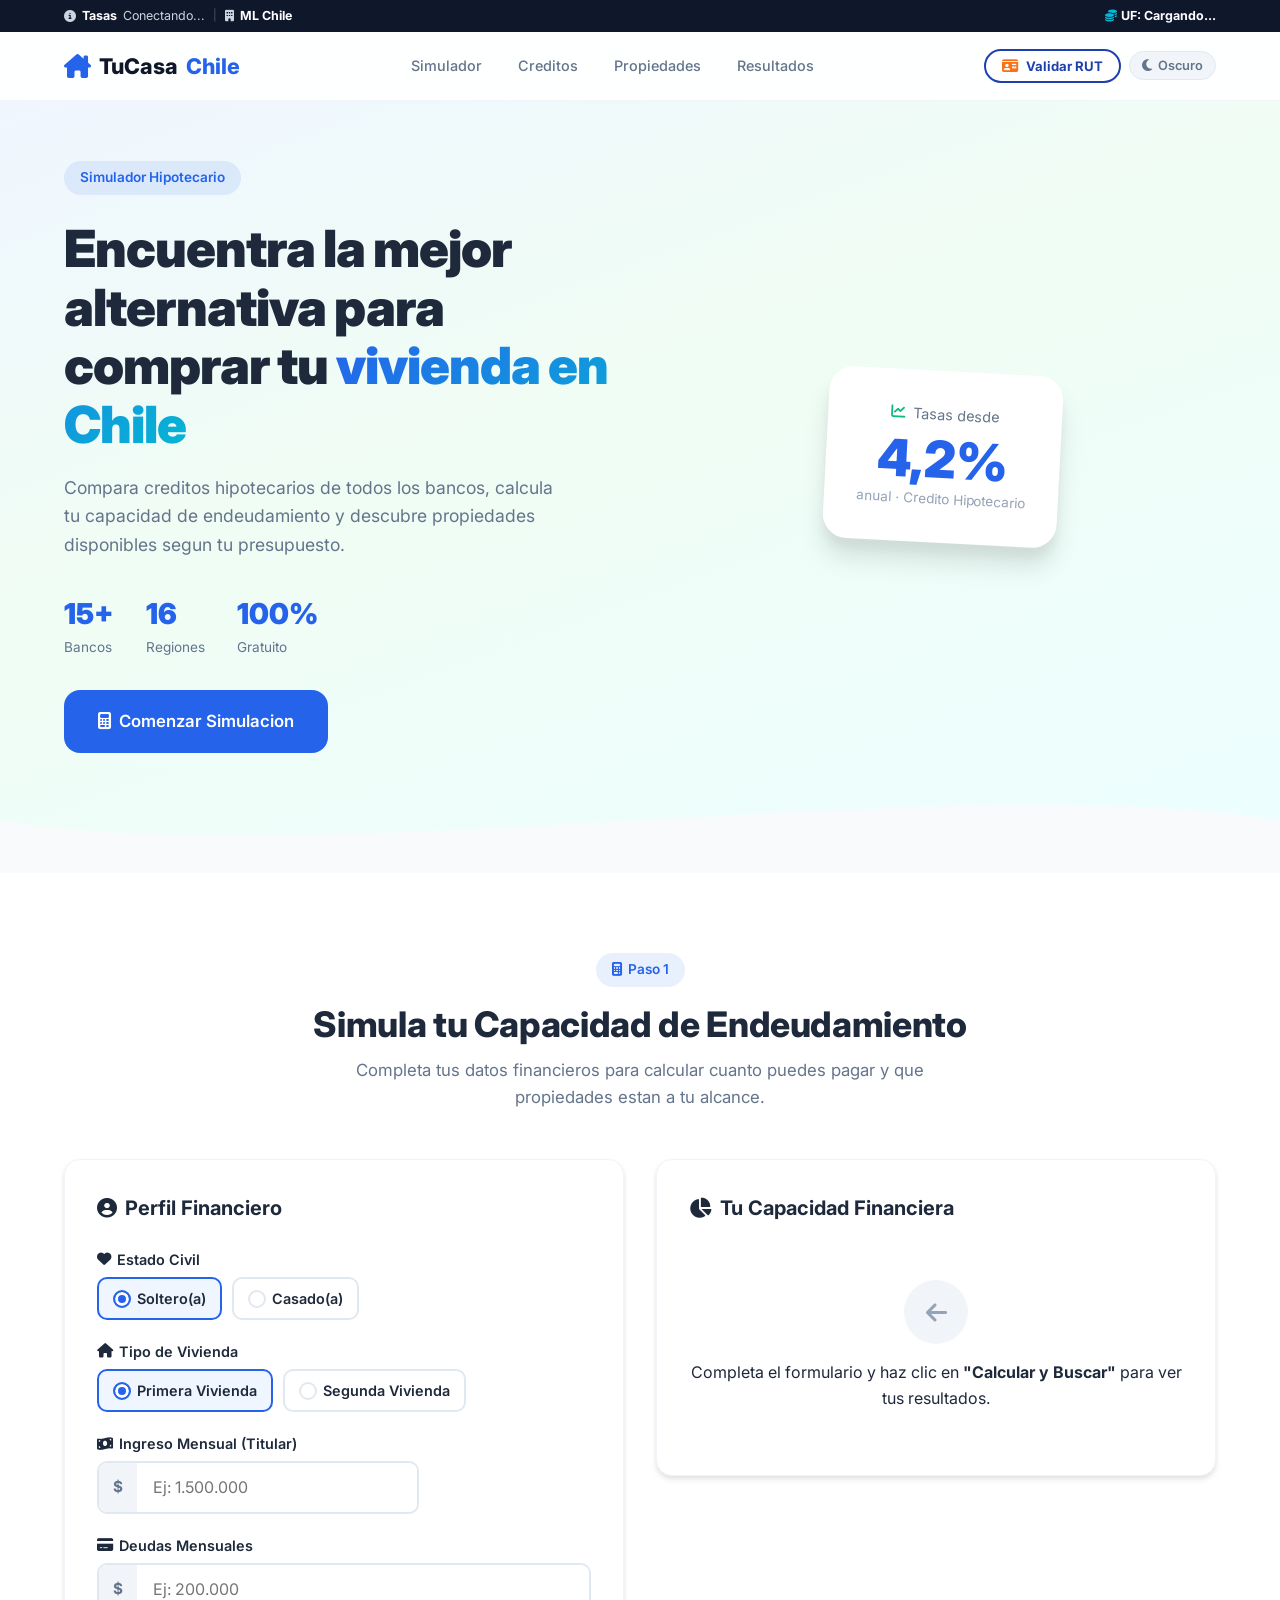
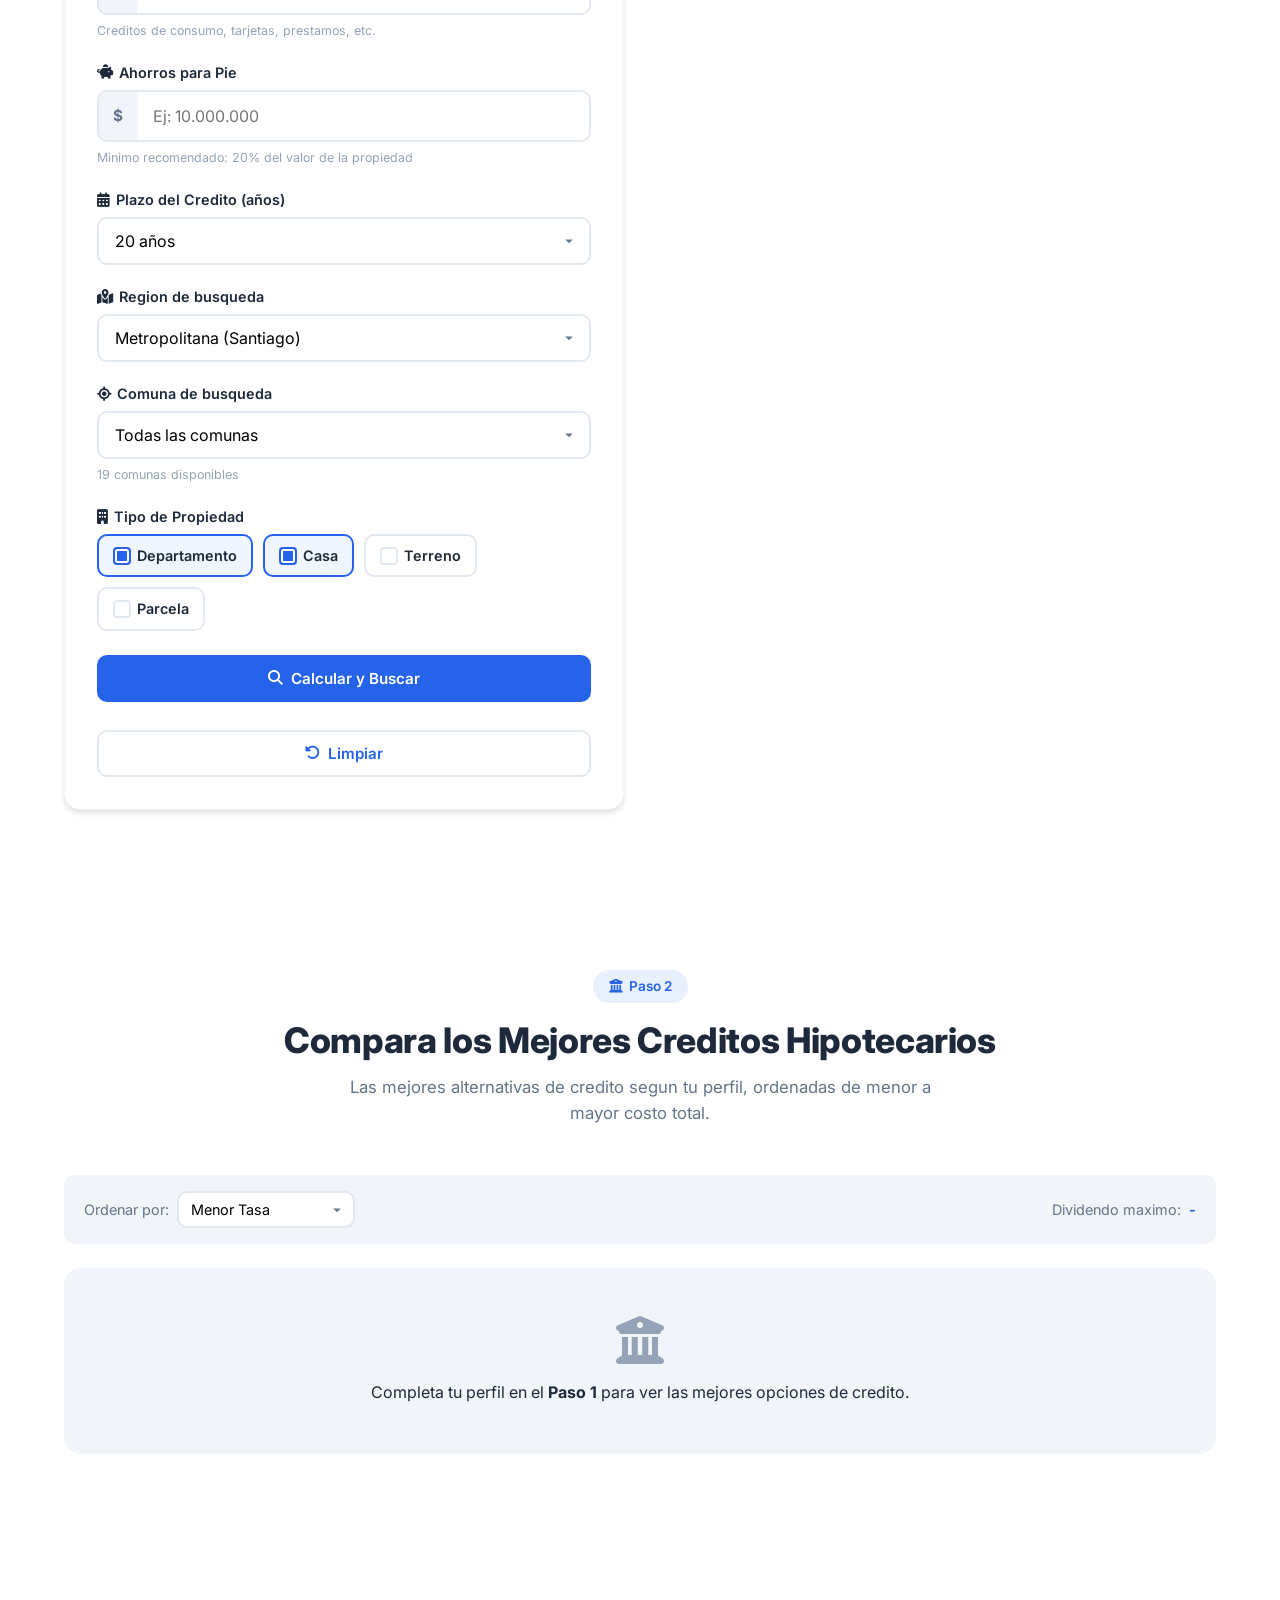
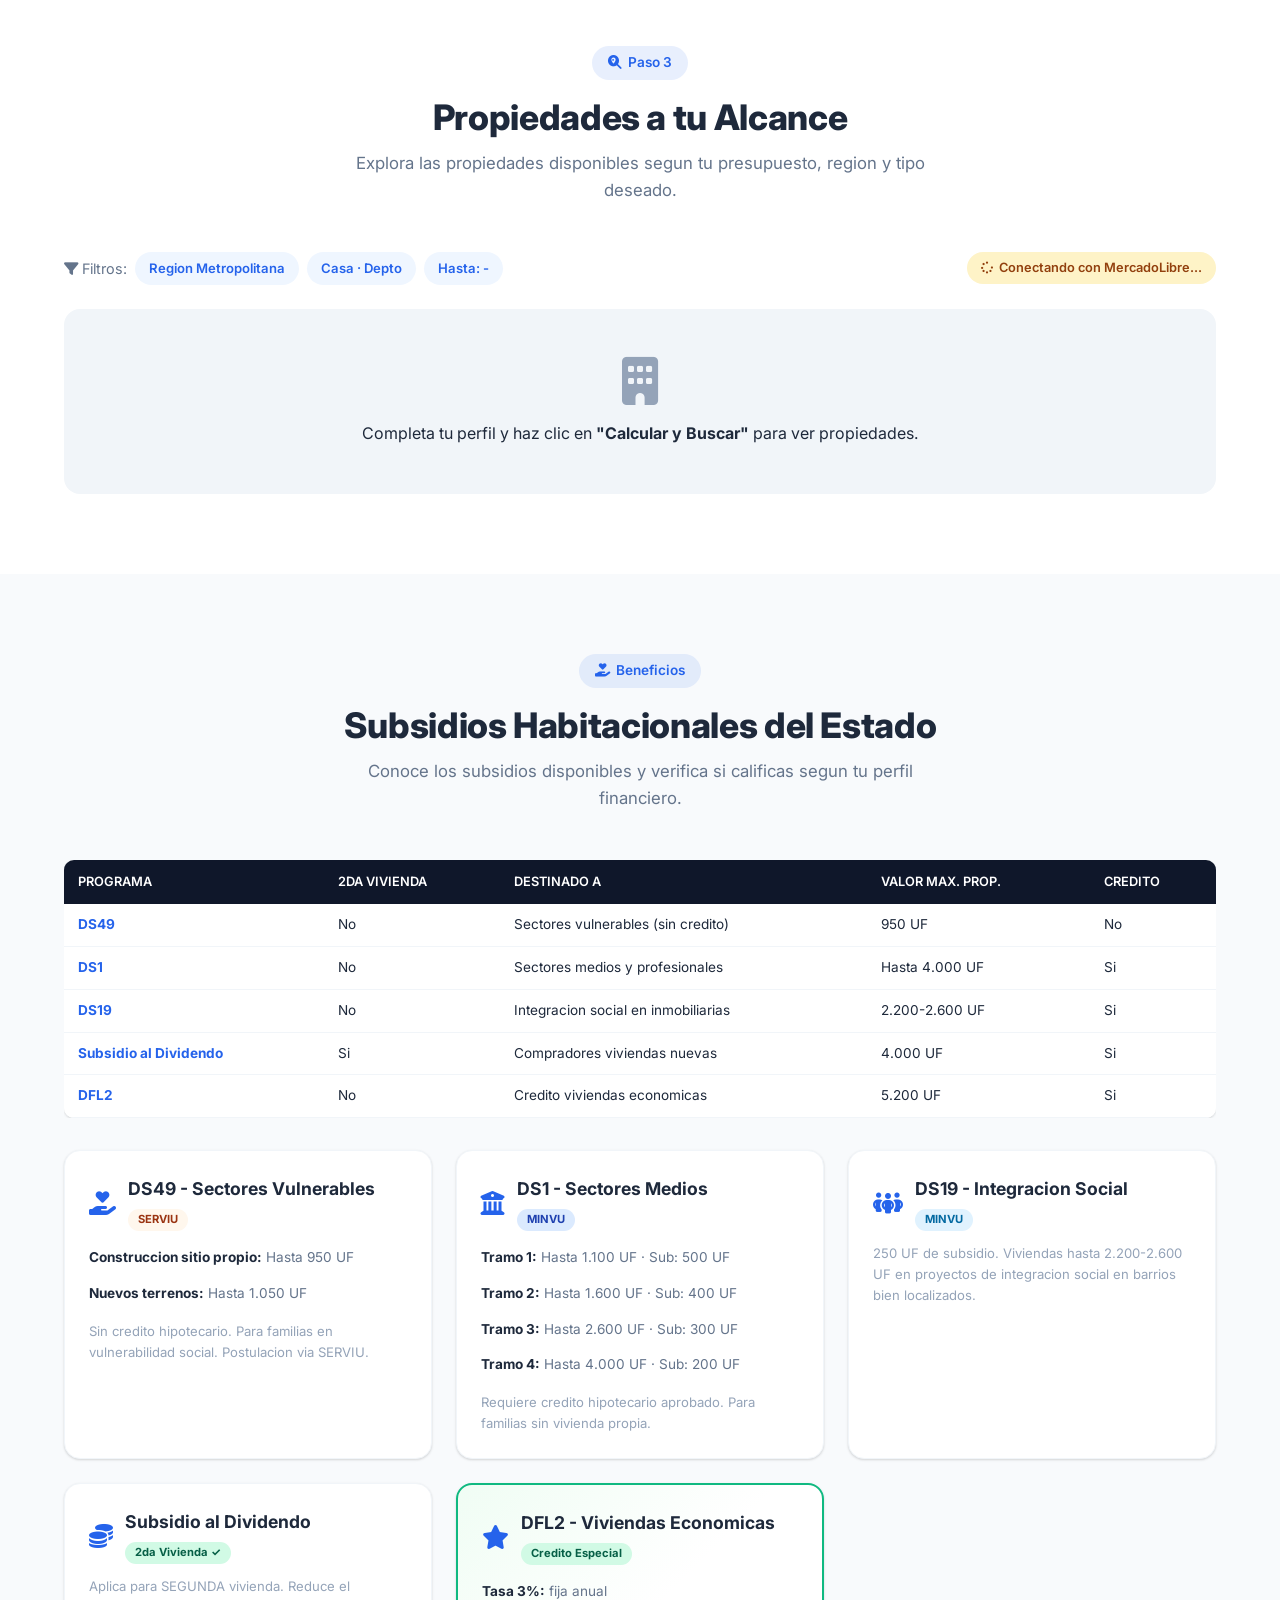
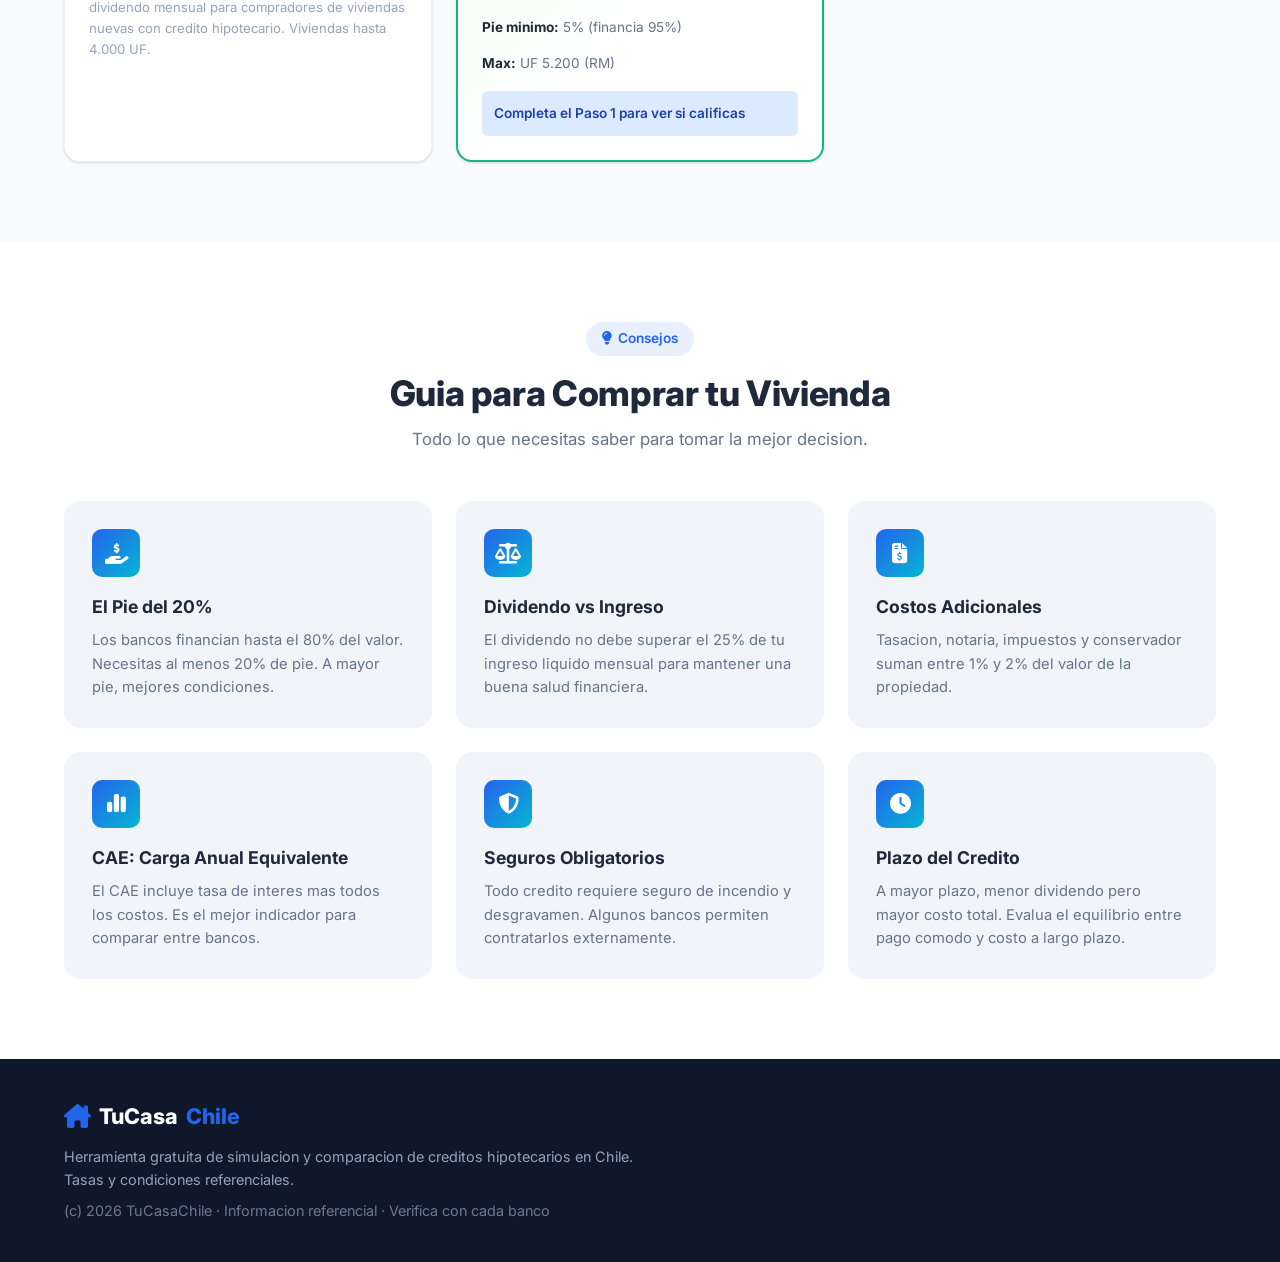
<file: index.html>
<!DOCTYPE html>
<html lang="es">
<head>
    <meta charset="UTF-8">
    <meta name="viewport" content="width=device-width, initial-scale=1.0">
    <title>TuCasa Chile - Encuentra tu Vivienda Ideal</title>
    <link href="https://fonts.googleapis.com/css2?family=Inter:wght@300;400;500;600;700;800;900&display=swap" rel="stylesheet">
    <link rel="stylesheet" href="https://cdnjs.cloudflare.com/ajax/libs/font-awesome/6.4.0/css/all.min.css">
    <link rel="stylesheet" href="css/styles.css">
</head>
<body>
    <div class="info-bar" id="infoBar">
        <div class="container info-bar-row">
            <div class="info-bar-sources">
                <span id="tasaSourceLabel" class="info-bar-item">
                    <i class="fa-solid fa-circle-info"></i>
                    <strong>Tasas</strong> Conectando...
                </span>
                <span class="info-bar-separator">|</span>
                <span id="propSourceLabel" class="info-bar-item">
                    <i class="fa-solid fa-building"></i>
                    <strong>ML Chile</strong>
                </span>
            </div>
            <span class="info-bar-item uf-display">
                <i class="fa-solid fa-coins"></i>
                <span id="ufValorDisplay">UF: Cargando...</span>
            </span>
        </div>
    </div>
    <header class="header">
        <div class="container header-container">
            <div class="logo">
                <i class="fa-solid fa-house-chimney"></i>
                <span>TuCasa</span><span class="logo-accent">Chile</span>
            </div>
            <nav class="nav">
                <a href="#simulador" class="nav-link active">Simulador</a>
                <a href="#creditos" class="nav-link">Creditos</a>
                <a href="#propiedades" class="nav-link">Propiedades</a>
                <a href="#resultados" class="nav-link">Resultados</a>
            </nav>
            <div class="header-actions">
                <button id="btnClaveUnica" class="btn-claveunica" onclick="iniciarLoginLocal()">
                    <i class="fa-solid fa-id-card"></i>
                    <span id="claveUnicaText">Validar RUT</span>
                </button>
                <button id="btnSubirInformes" class="btn-claveunica btn-upload" onclick="iniciarCargaInformes()" style="display:none">
                    <i class="fa-solid fa-upload"></i>
                    <span>Subir Informes</span>
                </button>
                <button id="btnCerrarSesion" class="btn-claveunica btn-logout" onclick="cerrarSesionLocal()" style="display:none">
                    <span id="userNameDisplay"></span>
                    <i class="fa-solid fa-right-from-bracket"></i>
                </button>
                <button id="themeToggle" class="theme-toggle" aria-label="Cambiar tema">
                    <i id="themeIcon" class="fa-solid fa-moon"></i>
                    <span id="themeText">Oscuro</span>
                </button>
                <button class="nav-toggle" aria-label="Menu">
                    <i class="fa-solid fa-bars"></i>
                </button>
            </div>
        </div>
    </header>

    <section class="hero">
        <div class="container hero-content">
            <div class="hero-text">
                <span class="hero-badge">Simulador Hipotecario</span>
                <h1>Encuentra la mejor alternativa para comprar tu <span class="text-gradient">vivienda en Chile</span></h1>
                <p>Compara creditos hipotecarios de todos los bancos, calcula tu capacidad de endeudamiento y descubre propiedades disponibles segun tu presupuesto.</p>
                <div class="hero-stats">
                    <div class="hero-stat">
                        <span class="hero-stat-number">15+</span>
                        <span class="hero-stat-label">Bancos</span>
                    </div>
                    <div class="hero-stat">
                        <span class="hero-stat-number">16</span>
                        <span class="hero-stat-label">Regiones</span>
                    </div>
                    <div class="hero-stat">
                        <span class="hero-stat-number">100%</span>
                        <span class="hero-stat-label">Gratuito</span>
                    </div>
                </div>
                <a href="#simulador" class="btn btn-primary btn-lg">
                    <i class="fa-solid fa-calculator"></i> Comenzar Simulacion
                </a>
            </div>
            <div class="hero-image">
                <div class="hero-card">
                    <div class="hero-card-header">
                        <i class="fa-solid fa-chart-line"></i>
                        <span>Tasas desde</span>
                    </div>
                    <div class="hero-card-rate">4,2%</div>
                    <div class="hero-card-sub">anual · Credito Hipotecario</div>
                </div>
            </div>
        </div>
        <div class="hero-wave">
            <svg viewBox="0 0 1440 120" preserveAspectRatio="none">
                <path d="M0,60 C360,120 1080,0 1440,60 L1440,120 L0,120 Z" fill="#f8fafc"/>
            </svg>
        </div>
    </section>

    <section id="simulador" class="simulador-section">
        <div class="container">
            <div class="section-header">
                <span class="section-badge"><i class="fa-solid fa-calculator"></i> Paso 1</span>
                <h2>Simula tu Capacidad de Endeudamiento</h2>
                <p>Completa tus datos financieros para calcular cuanto puedes pagar y que propiedades estan a tu alcance.</p>
            </div>
            <div class="simulador-grid">
                <div class="simulador-form-card">
                    <h3><i class="fa-solid fa-user-circle"></i> Perfil Financiero</h3>
                    <form id="financialForm" class="financial-form">
                        <div class="form-group">
                            <label><i class="fa-solid fa-heart"></i> Estado Civil</label>
                            <div class="radio-group">
                                <label class="radio-option">
                                    <input type="radio" name="estadoCivil" value="soltero" checked>
                                    <span class="radio-custom"></span> Soltero(a)
                                </label>
                                <label class="radio-option">
                                    <input type="radio" name="estadoCivil" value="casado">
                                    <span class="radio-custom"></span> Casado(a)
                                </label>
                            </div>
                        </div>
                        <div class="form-group">
                            <label><i class="fa-solid fa-home"></i> Tipo de Vivienda</label>
                            <div class="radio-group">
                                <label class="radio-option">
                                    <input type="radio" name="tipoVivienda" value="primera" checked>
                                    <span class="radio-custom"></span> Primera Vivienda
                                </label>
                                <label class="radio-option">
                                    <input type="radio" name="tipoVivienda" value="segunda">
                                    <span class="radio-custom"></span> Segunda Vivienda
                                </label>
                            </div>
                        </div>
                        <div class="form-row">
                            <div class="form-group">
                                <label><i class="fa-solid fa-money-bill-wave"></i> Ingreso Mensual (Titular)</label>
                                <div class="input-prefix">
                                    <span class="prefix">$</span>
                                    <input type="number" id="ingresoTitular" placeholder="Ej: 1.500.000" min="0" required>
                                </div>
                            </div>
                            <div class="form-group" id="ingresoConyugeGroup" style="display:none;">
                                <label><i class="fa-solid fa-hand-holding-dollar"></i> Ingreso Conyuge</label>
                                <div class="input-prefix">
                                    <span class="prefix">$</span>
                                    <input type="number" id="ingresoConyuge" placeholder="Ej: 800.000" min="0">
                                </div>
                            </div>
                        </div>
                        <div class="form-group">
                            <label><i class="fa-solid fa-credit-card"></i> Deudas Mensuales</label>
                            <div class="input-prefix">
                                <span class="prefix">$</span>
                                <input type="number" id="deudasMensuales" placeholder="Ej: 200.000" min="0" required>
                            </div>
                            <small class="form-hint">Creditos de consumo, tarjetas, prestamos, etc.</small>
                        </div>
                        <div class="form-group">
                            <label><i class="fa-solid fa-piggy-bank"></i> Ahorros para Pie</label>
                            <div class="input-prefix">
                                <span class="prefix">$</span>
                                <input type="number" id="ahorrosPie" placeholder="Ej: 10.000.000" min="0" required>
                            </div>
                            <small class="form-hint">Minimo recomendado: 20% del valor de la propiedad</small>
                        </div>
                        <div class="form-group">
                            <label><i class="fa-solid fa-calendar-days"></i> Plazo del Credito (años)</label>
                            <select id="plazoCredito" class="form-select">
                                <option value="15">15 años</option>
                                <option value="20" selected>20 años</option>
                                <option value="25">25 años</option>
                                <option value="30">30 años</option>
                            </select>
                        </div>
                        <div class="form-group">
                            <label><i class="fa-solid fa-map-location-dot"></i> Region de busqueda</label>
                            <select id="regionBusqueda" class="form-select">
                                <option value="">Todas las regiones</option>
                            </select>
                        </div>
                        <div class="form-group">
                            <label><i class="fa-solid fa-location-crosshairs"></i> Comuna de busqueda</label>
                            <select id="comunaBusqueda" class="form-select">
                                <option value="">Todas las comunas</option>
                            </select>
                            <small class="form-hint" id="comunaHint">Selecciona primero una region</small>
                        </div>
                        <div class="form-group">
                            <label><i class="fa-solid fa-building"></i> Tipo de Propiedad</label>
                            <div class="checkbox-group">
                                <label class="checkbox-option">
                                    <input type="checkbox" name="tipoPropiedad" value="departamento" checked>
                                    <span class="checkbox-custom"></span> Departamento
                                </label>
                                <label class="checkbox-option">
                                    <input type="checkbox" name="tipoPropiedad" value="casa" checked>
                                    <span class="checkbox-custom"></span> Casa
                                </label>
                                <label class="checkbox-option">
                                    <input type="checkbox" name="tipoPropiedad" value="terreno">
                                    <span class="checkbox-custom"></span> Terreno
                                </label>
                                <label class="checkbox-option">
                                    <input type="checkbox" name="tipoPropiedad" value="parcela">
                                    <span class="checkbox-custom"></span> Parcela
                                </label>
                            </div>
                        </div>
                        <button type="submit" class="btn btn-primary btn-full">
                            <i class="fa-solid fa-magnifying-glass"></i> Calcular y Buscar
                        </button>
                        <button type="button" id="resetBtn" class="btn btn-outline btn-full">
                            <i class="fa-solid fa-rotate-left"></i> Limpiar
                        </button>
                    </form>
                </div>
                <div class="simulador-resumen-card" id="resumenCard">
                    <h3><i class="fa-solid fa-chart-pie"></i> Tu Capacidad Financiera</h3>
                    <div class="resumen-placeholder" id="resumenPlaceholder">
                        <div class="placeholder-icon">
                            <i class="fa-solid fa-arrow-left"></i>
                        </div>
                        <p>Completa el formulario y haz clic en <strong>"Calcular y Buscar"</strong> para ver tus resultados.</p>
                    </div>
                    <div class="resumen-content" id="resumenContent" style="display:none;">
                        <div class="resumen-item">
                            <span class="resumen-label">Ingreso Total Mensual</span>
                            <span class="resumen-value" id="resIngresoTotal">$0</span>
                        </div>
                        <div class="resumen-item">
                            <span class="resumen-label">Capacidad de Pago (25% ingreso)</span>
                            <span class="resumen-value highlight" id="resCapacidadPago">$0</span>
                        </div>
                        <div class="resumen-item">
                            <span class="resumen-label">Credito Maximo (segun dividendo)</span>
                            <span class="resumen-value" id="resCreditoMax">$0</span>
                        </div>
                        <div class="resumen-divider"></div>
                        <div class="resumen-item">
                            <span class="resumen-label">Prop. Max. por Pie (10%)</span>
                            <span class="resumen-value" id="resPropMaxPie">$0</span>
                        </div>
                        <div class="resumen-item">
                            <span class="resumen-label">Prop. Max. por Dividendo</span>
                            <span class="resumen-value" id="resPropMaxDiv">$0</span>
                        </div>
                        <div class="resumen-item resumen-total">
                            <span class="resumen-label">Propiedad Maxima (limite menor)</span>
                            <span class="resumen-value highlight-lg" id="resPropiedadMax">$0</span>
                        </div>
                        <div class="resumen-item">
                            <span class="resumen-label">Pie requerido (min. 10%)</span>
                            <span class="resumen-value" id="resPieRequerido">$0</span>
                        </div>
                    </div>
                </div>
            </div>
        </div>
    </section>

    <section id="creditos" class="creditos-section">
        <div class="container">
            <div class="section-header">
                <span class="section-badge"><i class="fa-solid fa-building-columns"></i> Paso 2</span>
                <h2>Compara los Mejores Creditos Hipotecarios</h2>
                <p>Las mejores alternativas de credito segun tu perfil, ordenadas de menor a mayor costo total.</p>
            </div>
            <div class="creditos-filters">
                <div class="filter-group">
                    <label>Ordenar por:</label>
                    <select id="ordenarCreditos" class="form-select form-select-sm">
                        <option value="tasa">Menor Tasa</option>
                        <option value="cae">Menor CAE</option>
                        <option value="dividendo">Menor Dividendo</option>
                        <option value="costo">Menor Costo Total</option>
                    </select>
                </div>
                <div class="filter-group">
                    <label>Dividendo maximo:</label>
                    <span id="filtroDividendoLabel" class="filter-value">-</span>
                </div>
            </div>
            <div class="creditos-grid" id="creditosContainer">
                <div class="creditos-placeholder">
                    <i class="fa-solid fa-building-columns placeholder-big"></i>
                    <p>Completa tu perfil en el <strong>Paso 1</strong> para ver las mejores opciones de credito.</p>
                </div>
            </div>
            <div class="creditos-tabla-container" id="creditosTablaContainer" style="display:none;">
                <h3><i class="fa-solid fa-table"></i> Tabla Comparativa Detallada</h3>
                <div class="table-wrapper">
                    <table class="creditos-tabla" id="creditosTabla">
                        <thead>
                            <tr>
                                <th>Banco</th>
                                <th>Tasa Anual</th>
                                <th>Dividendo</th>
                                <th>CAE</th>
                                <th>Costo Total</th>
                                <th>Seguro Incendio</th>
                                <th>Seg. Desgravamen</th>
                                <th>Pie Min.</th>
                            </tr>
                        </thead>
                        <tbody></tbody>
                    </table>
                </div>
            </div>
        </div>
    </section>

    <section id="propiedades" class="propiedades-section">
        <div class="container">
            <div class="section-header">
                <span class="section-badge"><i class="fa-solid fa-magnifying-glass-location"></i> Paso 3</span>
                <h2>Propiedades a tu Alcance</h2>
                <p>Explora las propiedades disponibles segun tu presupuesto, region y tipo deseado.</p>
            </div>
            <div class="propiedades-filters">
                <div class="filter-group">
                    <label><i class="fa-solid fa-filter"></i> Filtros:</label>
                    <span id="filtroRegionLabel" class="filter-tag">Region Metropolitana</span>
                    <span id="filtroTipoLabel" class="filter-tag">Casa · Depto</span>
                    <span id="filtroPrecioLabel" class="filter-tag">Hasta: -</span>
                </div>
                <span id="mlStatusBadge" class="ml-badge ml-loading">
                    <i class="fa-solid fa-spinner fa-spin"></i> Conectando con MercadoLibre...
                </span>
            </div>
            <div class="propiedades-grid" id="propiedadesContainer">
                <div class="propiedades-placeholder">
                    <i class="fa-solid fa-building placeholder-big"></i>
                    <p>Completa tu perfil y haz clic en <strong>"Calcular y Buscar"</strong> para ver propiedades.</p>
                </div>
            </div>
            <div class="propiedades-resumen" id="propiedadesResumen" style="display:none;">
                <span id="propiedadesEncontradas">0 propiedades encontradas</span>
                <button class="btn btn-outline" id="exportarBtn">
                    <i class="fa-solid fa-download"></i> Exportar Resultados
                </button>
            </div>
        </div>
    </section>

    <section id="subsidios" class="subsidios-section">
        <div class="container">
            <div class="section-header">
                <span class="section-badge"><i class="fa-solid fa-hand-holding-heart"></i> Beneficios</span>
                <h2>Subsidios Habitacionales del Estado</h2>
                <p>Conoce los subsidios disponibles y verifica si calificas segun tu perfil financiero.</p>
            </div>

            <!-- Tabla resumen -->
            <div class="subsidios-tabla-container">
                <table class="subsidios-tabla">
                    <thead>
                        <tr>
                            <th>Programa</th>
                            <th>2da Vivienda</th>
                            <th>Destinado a</th>
                            <th>Valor Max. Prop.</th>
                            <th>Credito</th>
                        </tr>
                    </thead>
                    <tbody>
                        <tr><td><strong>DS49</strong></td><td>No</td><td>Sectores vulnerables (sin credito)</td><td>950 UF</td><td>No</td></tr>
                        <tr><td><strong>DS1</strong></td><td>No</td><td>Sectores medios y profesionales</td><td>Hasta 4.000 UF</td><td>Si</td></tr>
                        <tr><td><strong>DS19</strong></td><td>No</td><td>Integracion social en inmobiliarias</td><td>2.200-2.600 UF</td><td>Si</td></tr>
                        <tr><td><strong>Subsidio al Dividendo</strong></td><td>Si</td><td>Compradores viviendas nuevas</td><td>4.000 UF</td><td>Si</td></tr>
                        <tr><td><strong>DFL2</strong></td><td>No</td><td>Credito viviendas economicas</td><td>5.200 UF</td><td>Si</td></tr>
                    </tbody>
                </table>
            </div>

            <div class="subsidios-grid" id="subsidiosContainer">
                <!-- DS49 -->
                <div class="subsidio-card">
                    <div class="subsidio-header">
                        <i class="fa-solid fa-hand-holding-heart"></i>
                        <div>
                            <h4>DS49 - Sectores Vulnerables</h4>
                            <span class="subsidio-badge subsidio-badge-orange">SERVIU</span>
                        </div>
                    </div>
                    <div class="subsidio-tramos">
                        <div class="tramo-item"><strong>Construccion sitio propio:</strong> Hasta 950 UF</div>
                        <div class="tramo-item"><strong>Nuevos terrenos:</strong> Hasta 1.050 UF</div>
                    </div>
                    <p class="subsidio-desc">Sin credito hipotecario. Para familias en vulnerabilidad social. Postulacion via SERVIU.</p>
                </div>

                <!-- DS1 -->
                <div class="subsidio-card">
                    <div class="subsidio-header">
                        <i class="fa-solid fa-building-columns"></i>
                        <div>
                            <h4>DS1 - Sectores Medios</h4>
                            <span class="subsidio-badge">MINVU</span>
                        </div>
                    </div>
                    <div class="subsidio-tramos">
                        <div class="tramo-item"><strong>Tramo 1:</strong> Hasta 1.100 UF · Sub: 500 UF</div>
                        <div class="tramo-item"><strong>Tramo 2:</strong> Hasta 1.600 UF · Sub: 400 UF</div>
                        <div class="tramo-item"><strong>Tramo 3:</strong> Hasta 2.600 UF · Sub: 300 UF</div>
                        <div class="tramo-item"><strong>Tramo 4:</strong> Hasta 4.000 UF · Sub: 200 UF</div>
                    </div>
                    <p class="subsidio-desc">Requiere credito hipotecario aprobado. Para familias sin vivienda propia.</p>
                </div>

                <!-- DS19 -->
                <div class="subsidio-card">
                    <div class="subsidio-header">
                        <i class="fa-solid fa-people-group"></i>
                        <div>
                            <h4>DS19 - Integracion Social</h4>
                            <span class="subsidio-badge subsidio-badge-blue">MINVU</span>
                        </div>
                    </div>
                    <p class="subsidio-desc" style="margin-top:12px">250 UF de subsidio. Viviendas hasta 2.200-2.600 UF en proyectos de integracion social en barrios bien localizados.</p>
                </div>

                <!-- Subsidio al Dividendo -->
                <div class="subsidio-card">
                    <div class="subsidio-header">
                        <i class="fa-solid fa-coins"></i>
                        <div>
                            <h4>Subsidio al Dividendo</h4>
                            <span class="subsidio-badge subsidio-badge-green">2da Vivienda ✓</span>
                        </div>
                    </div>
                    <p class="subsidio-desc" style="margin-top:12px">Aplica para SEGUNDA vivienda. Reduce el dividendo mensual para compradores de viviendas nuevas con credito hipotecario. Viviendas hasta 4.000 UF.</p>
                </div>

                <!-- DFL2 -->
                <div class="subsidio-card subsidio-card-highlight">
                    <div class="subsidio-header">
                        <i class="fa-solid fa-star"></i>
                        <div>
                            <h4>DFL2 - Viviendas Economicas</h4>
                            <span class="subsidio-badge subsidio-badge-green">Credito Especial</span>
                        </div>
                    </div>
                    <div class="subsidio-tramos">
                        <div class="tramo-item"><strong>Tasa 3%:</strong> fija anual</div>
                        <div class="tramo-item"><strong>Pie minimo:</strong> 5% (financia 95%)</div>
                        <div class="tramo-item"><strong>Max:</strong> UF 5.200 (RM)</div>
                    </div>
                    <div class="subsidio-calculo" id="dfl2Resultado">
                        <span id="dfl2SimResult">Completa el Paso 1 para ver si calificas</span>
                    </div>
                </div>
            </div>
        </div>
    </section>

    <section id="resultados" class="resultados-section">
        <div class="container">
            <div class="section-header">
                <span class="section-badge"><i class="fa-solid fa-lightbulb"></i> Consejos</span>
                <h2>Guia para Comprar tu Vivienda</h2>
                <p>Todo lo que necesitas saber para tomar la mejor decision.</p>
            </div>
            <div class="consejos-grid">
                <div class="consejo-card">
                    <div class="consejo-icon"><i class="fa-solid fa-hand-holding-dollar"></i></div>
                    <h4>El Pie del 20%</h4>
                    <p>Los bancos financian hasta el 80% del valor. Necesitas al menos 20% de pie. A mayor pie, mejores condiciones.</p>
                </div>
                <div class="consejo-card">
                    <div class="consejo-icon"><i class="fa-solid fa-scale-balanced"></i></div>
                    <h4>Dividendo vs Ingreso</h4>
                    <p>El dividendo no debe superar el 25% de tu ingreso liquido mensual para mantener una buena salud financiera.</p>
                </div>
                <div class="consejo-card">
                    <div class="consejo-icon"><i class="fa-solid fa-file-invoice-dollar"></i></div>
                    <h4>Costos Adicionales</h4>
                    <p>Tasacion, notaria, impuestos y conservador suman entre 1% y 2% del valor de la propiedad.</p>
                </div>
                <div class="consejo-card">
                    <div class="consejo-icon"><i class="fa-solid fa-chart-simple"></i></div>
                    <h4>CAE: Carga Anual Equivalente</h4>
                    <p>El CAE incluye tasa de interes mas todos los costos. Es el mejor indicador para comparar entre bancos.</p>
                </div>
                <div class="consejo-card">
                    <div class="consejo-icon"><i class="fa-solid fa-shield-halved"></i></div>
                    <h4>Seguros Obligatorios</h4>
                    <p>Todo credito requiere seguro de incendio y desgravamen. Algunos bancos permiten contratarlos externamente.</p>
                </div>
                <div class="consejo-card">
                    <div class="consejo-icon"><i class="fa-solid fa-clock"></i></div>
                    <h4>Plazo del Credito</h4>
                    <p>A mayor plazo, menor dividendo pero mayor costo total. Evalua el equilibrio entre pago comodo y costo a largo plazo.</p>
                </div>
            </div>
        </div>
    </section>

    <footer class="footer">
        <div class="container footer-container">
            <div class="footer-info">
                <div class="logo footer-logo">
                    <i class="fa-solid fa-house-chimney"></i>
                    <span>TuCasa</span><span class="logo-accent">Chile</span>
                </div>
                <p>Herramienta gratuita de simulacion y comparacion de creditos hipotecarios en Chile. Tasas y condiciones referenciales.</p>
                <p class="footer-disclaimer">(c) 2026 TuCasaChile · Informacion referencial · Verifica con cada banco</p>
            </div>
        </div>
    </footer>

    <div class="modal" id="exportModal">
        <div class="modal-content">
            <div class="modal-header">
                <h3><i class="fa-solid fa-download"></i> Exportar Resultados</h3>
                <button class="modal-close" id="closeModal">&times;</button>
            </div>
            <div class="modal-body" id="exportContent"></div>
            <div class="modal-footer">
                <button class="btn btn-primary" id="copyBtn"><i class="fa-solid fa-copy"></i> Copiar</button>
                <button class="btn btn-outline" id="printBtn"><i class="fa-solid fa-print"></i> Imprimir</button>
            </div>
        </div>
    </div>

    <div class="toast" id="toast">
        <i class="fa-solid fa-circle-check"></i>
        <span id="toastMsg"></span>
    </div>

    <script src="js/data.js"></script>
    <script src="js/auth.js"></script>
    <script src="js/app.js"></script>
</body>
</html>
</file>
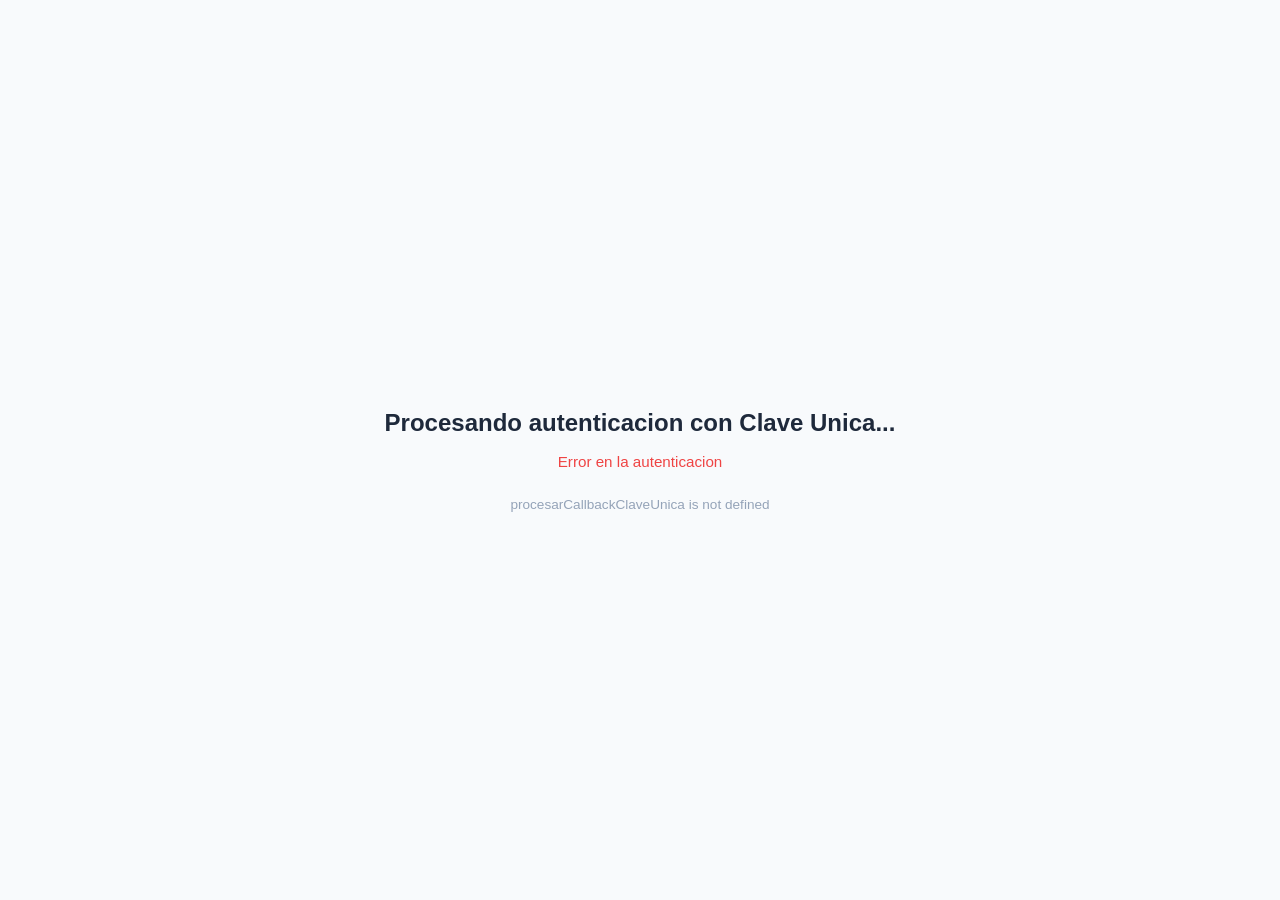
<file: callback.html>
<!DOCTYPE html>
<html lang="es">
<head>
    <meta charset="UTF-8">
    <meta name="viewport" content="width=device-width, initial-scale=1.0">
    <title>Clave Unica - Procesando...</title>
    <link rel="stylesheet" href="css/styles.css">
    <style>
        .callback-container {
            display: flex; flex-direction: column; align-items: center; justify-content: center;
            min-height: 100vh; text-align: center; padding: 24px; background: var(--bg);
        }
        .callback-icon { font-size: 4rem; color: var(--primary); margin-bottom: 20px; }
        .callback-icon i { animation: pulse 1.5s infinite; }
        @keyframes pulse { 0%, 100% { opacity: 1; } 50% { opacity: 0.5; } }
        .callback-title { font-size: 1.5rem; font-weight: 700; margin-bottom: 8px; color: var(--text); }
        .callback-sub { color: var(--text-secondary); font-size: 0.95rem; }
    </style>
</head>
<body>
    <div class="callback-container">
        <div class="callback-icon"><i class="fa-solid fa-star"></i></div>
        <div class="callback-title">Procesando autenticacion con Clave Unica...</div>
        <div class="callback-sub" id="callbackStatus">Intercambiando token de seguridad</div>
        <p style="margin-top:20px;color:var(--text-light);font-size:0.85rem" id="callbackResult"></p>
    </div>
    <script src="js/auth.js"></script>
    <script>
        (async function() {
            var status = document.getElementById('callbackStatus');
            var result = document.getElementById('callbackResult');
            try {
                var user = await procesarCallbackClaveUnica();
                if (user) {
                    status.textContent = 'Identidad verificada exitosamente';
                    status.style.color = '#10b981';
                    result.textContent = 'RUT: ' + user.rut + ' · Nombre: ' + user.nombre;
                    localStorage.setItem('tucasa-claveunica-user', JSON.stringify(user));
                    // Redirigir de vuelta a la app principal
                    setTimeout(function() {
                        window.location.href = 'index.html?auth=success';
                    }, 1000);
                } else {
                    status.textContent = 'No se pudo completar la autenticacion';
                    status.style.color = '#ef4444';
                    result.textContent = 'Por favor intenta nuevamente o continua sin Clave Unica.';
                    setTimeout(function() {
                        window.location.href = 'index.html?auth=error';
                    }, 2000);
                }
            } catch (err) {
                status.textContent = 'Error en la autenticacion';
                status.style.color = '#ef4444';
                result.textContent = err.message;
                setTimeout(function() {
                    window.location.href = 'index.html?auth=error';
                }, 2000);
            }
        })();
    </script>
</body>
</html>
</file>
<file: css/styles.css>
/* ===== CSS Reset & Variables ===== */
*, *::before, *::after { box-sizing: border-box; margin: 0; padding: 0; }

:root {
  --primary: #2563eb;
  --primary-dark: #1d4ed8;
  --primary-light: #3b82f6;
  --secondary: #0f172a;
  --accent: #06b6d4;
  --success: #10b981;
  --warning: #f59e0b;
  --danger: #ef4444;
  --bg: #f8fafc;
  --bg-card: #ffffff;
  --bg-dark: #0f172a;
  --text: #1e293b;
  --text-secondary: #64748b;
  --text-light: #94a3b8;
  --border: #e2e8f0;
  --border-light: #f1f5f9;
  --shadow-sm: 0 1px 2px rgba(0,0,0,0.05);
  --shadow: 0 1px 3px rgba(0,0,0,0.1), 0 1px 2px rgba(0,0,0,0.06);
  --shadow-md: 0 4px 6px rgba(0,0,0,0.07), 0 2px 4px rgba(0,0,0,0.06);
  --shadow-lg: 0 10px 15px rgba(0,0,0,0.1), 0 4px 6px rgba(0,0,0,0.05);
  --shadow-xl: 0 20px 25px rgba(0,0,0,0.1), 0 10px 10px rgba(0,0,0,0.04);
  --radius-sm: 6px;
  --radius: 10px;
  --radius-lg: 16px;
  --radius-xl: 24px;
  --transition: 0.2s ease;
  --transition-slow: 0.35s ease;
}

html { scroll-behavior: smooth; font-size: 16px; }

body {
  font-family: 'Inter', -apple-system, BlinkMacSystemFont, 'Segoe UI', sans-serif;
  background: var(--bg);
  color: var(--text);
  line-height: 1.6;
  -webkit-font-smoothing: antialiased;
  -moz-osx-font-smoothing: grayscale;
}

.container { max-width: 1200px; margin: 0 auto; padding: 0 24px; }

/* ===== Typography ===== */
h1 { font-size: clamp(2rem, 5vw, 3.2rem); font-weight: 900; line-height: 1.15; letter-spacing: -0.02em; }
h2 { font-size: clamp(1.6rem, 3.5vw, 2.2rem); font-weight: 800; line-height: 1.2; letter-spacing: -0.01em; }
h3 { font-size: 1.25rem; font-weight: 700; }
h4 { font-size: 1.1rem; font-weight: 700; }

.text-gradient {
  background: linear-gradient(135deg, var(--primary) 0%, var(--accent) 100%);
  -webkit-background-clip: text;
  -webkit-text-fill-color: transparent;
  background-clip: text;
}

/* ===== Buttons ===== */
.btn {
  display: inline-flex; align-items: center; justify-content: center; gap: 8px;
  padding: 12px 24px; border-radius: var(--radius); font-weight: 600;
  font-size: 0.95rem; border: 2px solid transparent; cursor: pointer;
  transition: all var(--transition); text-decoration: none;
  font-family: inherit; white-space: nowrap;
}
.btn-primary { background: var(--primary); color: #fff; }
.btn-primary:hover { background: var(--primary-dark); transform: translateY(-1px); box-shadow: var(--shadow-md); }
.btn-outline { background: transparent; color: var(--primary); border-color: var(--border); }
.btn-outline:hover { border-color: var(--primary); background: #eff6ff; }
.btn-lg { padding: 16px 32px; font-size: 1.05rem; border-radius: var(--radius-lg); }
.btn-full { width: 100%; justify-content: center; margin-top: 4px; }
.btn-full + .btn-full { margin-top: 8px; }

/* ===== Info Bar (UF + Disclaimer) ===== */
.info-bar {
  background: var(--secondary); color: #cbd5e1; padding: 6px 0;
  font-size: 0.78rem; position: sticky; top: 0; z-index: 101;
}
.info-bar-content {
  display: flex; align-items: center; justify-content: space-between;
  flex-wrap: wrap; gap: 8px;
}
.info-bar-row {
  display: flex; align-items: center; justify-content: space-between;
  flex-wrap: wrap; gap: 6px 16px;
}
.info-bar-sources {
  display: flex; align-items: center; gap: 8px; flex-wrap: wrap;
}
.info-bar-separator { color: #475569; font-size: 0.7rem; }
.info-bar-item { display: flex; align-items: center; gap: 6px; }
.info-bar-item strong { color: #fff; }
.info-bar-item i { font-size: 0.75rem; }
.fuente-real i { color: var(--success); }
.fuente-ref i { color: var(--warning); }
.uf-display { gap: 4px; }
.uf-display i { color: var(--accent); }
.uf-fecha { color: #94a3b8; font-size: 0.72rem; }
.uf-source { color: #64748b; font-size: 0.7rem; }
#ufValorDisplay { color: #fff; font-weight: 700; }

/* ===== Header ===== */
.header {
  position: sticky; top: 30px; z-index: 100; background: rgba(255,255,255,0.85);
  backdrop-filter: blur(20px); -webkit-backdrop-filter: blur(20px);
  border-bottom: 1px solid var(--border-light); padding: 0;
}
.header-container {
  display: flex; align-items: center; justify-content: space-between;
  height: 68px;
}
.logo { display: flex; align-items: center; gap: 8px; font-size: 1.35rem; font-weight: 800; color: var(--secondary); }
.logo i { font-size: 1.5rem; color: var(--primary); }
.logo-accent { color: var(--primary); }
.nav { display: flex; gap: 4px; }
.nav-link {
  padding: 8px 16px; border-radius: var(--radius-sm); font-weight: 500;
  font-size: 0.9rem; color: var(--text-secondary); text-decoration: none;
  transition: all var(--transition);
}
.nav-link:hover, .nav-link.active { color: var(--primary); background: #eff6ff; }
.nav-toggle { display: none; background: none; border: none; font-size: 1.5rem; color: var(--text); cursor: pointer; padding: 8px; }

/* ===== Hero ===== */
.hero {
  position: relative; padding: 60px 0 120px;
  background: linear-gradient(160deg, #eff6ff 0%, #f0fdf4 40%, #ecfeff 100%);
  overflow: hidden;
}
.hero-content { display: grid; grid-template-columns: 1fr 1fr; gap: 60px; align-items: center; }
.hero-text { max-width: 600px; }
.hero-badge {
  display: inline-flex; align-items: center; gap: 6px;
  background: rgba(37,99,235,0.1); color: var(--primary); padding: 6px 16px;
  border-radius: 100px; font-size: 0.85rem; font-weight: 600; margin-bottom: 24px;
}
.hero-text h1 { margin-bottom: 20px; }
.hero-text p { font-size: 1.1rem; color: var(--text-secondary); margin-bottom: 32px; max-width: 500px; }
.hero-stats { display: flex; gap: 32px; margin-bottom: 32px; }
.hero-stat { display: flex; flex-direction: column; }
.hero-stat-number { font-size: 1.8rem; font-weight: 900; color: var(--primary); }
.hero-stat-label { font-size: 0.85rem; color: var(--text-secondary); }
.hero-image { display: flex; justify-content: center; }
.hero-card {
  background: #fff; border-radius: var(--radius-xl); padding: 32px;
  box-shadow: var(--shadow-xl); text-align: center; max-width: 280px;
  transform: rotate(3deg); transition: transform var(--transition);
}
.hero-card:hover { transform: rotate(0deg) scale(1.02); }
.hero-card-header { display: flex; align-items: center; justify-content: center; gap: 8px; color: var(--text-secondary); font-size: 0.9rem; margin-bottom: 8px; }
.hero-card-header i { color: var(--success); }
.hero-card-rate { font-size: 3.2rem; font-weight: 900; color: var(--primary); line-height: 1; }
.hero-card-sub { font-size: 0.85rem; color: var(--text-light); margin-top: 4px; }
.hero-wave { position: absolute; bottom: 0; left: 0; width: 100%; line-height: 0; }
.hero-wave svg { width: 100%; height: auto; }

/* ===== Sections ===== */
section { padding: 80px 0; }
section:nth-child(even) { background: #fff; }
.section-header { text-align: center; margin-bottom: 48px; }
.section-badge {
  display: inline-flex; align-items: center; gap: 6px;
  background: rgba(37,99,235,0.1); color: var(--primary);
  padding: 6px 16px; border-radius: 100px; font-size: 0.85rem;
  font-weight: 600; margin-bottom: 16px;
}
.section-header h2 { margin-bottom: 12px; }
.section-header p { color: var(--text-secondary); font-size: 1.05rem; max-width: 600px; margin: 0 auto; }

/* ===== Simulador ===== */
.simulador-section { background: var(--bg); }
.simulador-grid { display: grid; grid-template-columns: 1fr 1fr; gap: 32px; align-items: start; }
.simulador-form-card, .simulador-resumen-card {
  background: #fff; border-radius: var(--radius-lg); padding: 32px;
  box-shadow: var(--shadow-md); border: 1px solid var(--border-light);
}
.simulador-form-card h3, .simulador-resumen-card h3 { margin-bottom: 24px; display: flex; align-items: center; gap: 8px; }

/* Form */
.financial-form { display: flex; flex-direction: column; gap: 20px; }
.form-section { background: var(--border-light); border-radius: var(--radius); padding: 16px; }
.form-section h4 { margin-bottom: 12px; font-size: 0.95rem; color: var(--primary); display: flex; align-items: center; gap: 6px; }
.form-divider { height: 1px; background: var(--border); margin: 4px 0; }
.form-group { display: flex; flex-direction: column; gap: 6px; }
.form-group label { font-weight: 600; font-size: 0.9rem; color: var(--text); display: flex; align-items: center; gap: 6px; }
.form-row { display: grid; grid-template-columns: 1fr 1fr; gap: 16px; }
.form-hint { font-size: 0.78rem; color: var(--text-light); }
.form-input {
  padding: 12px 16px; border: 2px solid var(--border); border-radius: var(--radius);
  font-size: 1rem; font-family: inherit; background: #fff; transition: border var(--transition);
  outline: none; width: 100%;
}
.form-input:focus { border-color: var(--primary); box-shadow: 0 0 0 3px rgba(37,99,235,0.1); }
.rut-profile { display: flex; align-items: center; gap: 8px; font-size: 0.85rem; font-weight: 600; }
.rut-profile.good { color: var(--success); }
.rut-profile.warn { color: var(--warning); }
.rut-profile.bad { color: var(--danger); }
.rut-profile i { font-size: 1.1rem; }
.site-link {
  display: inline-flex; align-items: center; gap: 4px; color: var(--primary);
  text-decoration: none; font-size: 0.85rem; font-weight: 600; margin-top: 8px;
}
.site-link:hover { text-decoration: underline; }
.input-prefix { display: flex; align-items: center; border: 2px solid var(--border); border-radius: var(--radius); overflow: hidden; transition: border var(--transition); }
.input-prefix:focus-within { border-color: var(--primary); box-shadow: 0 0 0 3px rgba(37,99,235,0.1); }
.prefix { background: var(--border-light); padding: 12px 14px; font-weight: 700; color: var(--text-secondary); font-size: 0.95rem; }
.input-prefix input {
  flex: 1; border: none; padding: 12px 16px; font-size: 1rem; font-family: inherit;
  background: #fff; outline: none; min-width: 0;
}
.form-select {
  padding: 12px 16px; border: 2px solid var(--border); border-radius: var(--radius);
  font-size: 1rem; font-family: inherit; background: #fff; cursor: pointer;
  transition: border var(--transition); appearance: none;
  background-image: url("data:image/svg+xml,%3Csvg xmlns='http://www.w3.org/2000/svg' width='12' height='12' fill='%2364748b' viewBox='0 0 16 16'%3E%3Cpath d='M8 11L3 6h10z'/%3E%3C/svg%3E");
  background-repeat: no-repeat; background-position: right 14px center; padding-right: 40px;
}
.form-select:focus { border-color: var(--primary); box-shadow: 0 0 0 3px rgba(37,99,235,0.1); outline: none; }
.form-select-sm { padding: 8px 36px 8px 12px; font-size: 0.9rem; background-position: right 10px center; }

/* Radio & Checkbox */
.radio-group, .checkbox-group { display: flex; flex-wrap: wrap; gap: 10px; }
.radio-option, .checkbox-option {
  display: flex; align-items: center; gap: 8px; cursor: pointer;
  padding: 8px 14px; border: 2px solid var(--border); border-radius: var(--radius);
  font-size: 0.9rem; transition: all var(--transition);
}
.radio-option:hover, .checkbox-option:hover { border-color: var(--primary-light); }
.radio-option:has(input:checked), .checkbox-option:has(input:checked) {
  border-color: var(--primary); background: #eff6ff;
}
.radio-option input, .checkbox-option input { display: none; }
.radio-custom, .checkbox-custom {
  width: 18px; height: 18px; border: 2px solid var(--border);
  display: inline-flex; align-items: center; justify-content: center; transition: all var(--transition);
  flex-shrink: 0;
}
.radio-custom { border-radius: 50%; }
.checkbox-custom { border-radius: 4px; }
.radio-option:has(input:checked) .radio-custom {
  border-color: var(--primary); background: var(--primary);
  box-shadow: inset 0 0 0 3px #fff;
}
.checkbox-option:has(input:checked) .checkbox-custom {
  border-color: var(--primary); background: var(--primary);
  box-shadow: inset 0 0 0 2px #fff;
}

/* Resumen */
.resumen-placeholder { text-align: center; padding: 32px 0; }
.placeholder-icon {
  width: 64px; height: 64px; border-radius: 50%; background: var(--border-light);
  display: flex; align-items: center; justify-content: center; margin: 0 auto 16px;
  font-size: 1.5rem; color: var(--text-light);
}
.resumen-item {
  display: flex; justify-content: space-between; align-items: center;
  padding: 12px 0; border-bottom: 1px solid var(--border-light);
}
.resumen-label { font-size: 0.9rem; color: var(--text-secondary); }
.resumen-value { font-weight: 700; font-size: 1.1rem; }
.resumen-value.highlight { color: var(--primary); }
.resumen-value.highlight-lg { font-size: 1.4rem; color: var(--primary); }
.resumen-divider { height: 1px; background: var(--border); margin: 8px 0; }
.resumen-total { border-bottom: none; padding-top: 16px; }

/* ===== Creditos ===== */
.creditos-section { background: #fff; }
.creditos-filters {
  display: flex; align-items: center; justify-content: space-between; flex-wrap: wrap;
  gap: 16px; margin-bottom: 24px; padding: 16px 20px;
  background: var(--border-light); border-radius: var(--radius);
}
.filter-group { display: flex; align-items: center; gap: 8px; font-size: 0.9rem; color: var(--text-secondary); }
.filter-value { font-weight: 700; color: var(--primary); }
.creditos-grid { display: grid; grid-template-columns: repeat(auto-fill, minmax(300px, 1fr)); gap: 20px; margin-bottom: 32px; }
.creditos-placeholder, .propiedades-placeholder {
  grid-column: 1 / -1; text-align: center; padding: 48px 24px;
  background: var(--border-light); border-radius: var(--radius-lg);
}
.placeholder-big { font-size: 3rem; color: var(--text-light); margin-bottom: 16px; display: block; }

/* Credito Card */
.credito-card {
  background: #fff; border-radius: var(--radius-lg); padding: 24px;
  box-shadow: var(--shadow); border: 1px solid var(--border-light);
  transition: all var(--transition); position: relative; overflow: hidden;
}
.credito-card:hover { box-shadow: var(--shadow-lg); transform: translateY(-2px); }
.credito-card.best {
  border: 2px solid var(--success);
  background: linear-gradient(135deg, #f0fdf4 0%, #fff 50%);
}
.credito-card.best::before {
  content: '★ Mejor Opcion'; position: absolute; top: 12px; right: 12px;
  background: var(--success); color: #fff; font-size: 0.7rem; font-weight: 700;
  padding: 4px 10px; border-radius: 100px;
}
.credito-card-header { display: flex; align-items: center; gap: 12px; margin-bottom: 16px; }
.credito-bank-icon {
  width: 44px; height: 44px; border-radius: var(--radius);
  display: flex; align-items: center; justify-content: center;
  font-size: 1.2rem; font-weight: 800;
}
.credito-bank-name { font-weight: 700; font-size: 1.05rem; }
.credito-tasa { font-size: 2rem; font-weight: 900; color: var(--primary); line-height: 1; }
.credito-tasa-label { font-size: 0.8rem; color: var(--text-light); }
.credito-details { display: grid; grid-template-columns: 1fr 1fr; gap: 12px; margin: 16px 0; }
.credito-detail-item { display: flex; flex-direction: column; }
.credito-detail-label { font-size: 0.75rem; color: var(--text-light); text-transform: uppercase; letter-spacing: 0.03em; }
.credito-detail-value { font-weight: 600; font-size: 0.95rem; }
.credito-detail-value.caution { color: var(--danger); }

/* Tabla Creditos */
.creditos-tabla-container { margin-top: 24px; }
.creditos-tabla-container h3 { margin-bottom: 16px; }
.table-wrapper { overflow-x: auto; border-radius: var(--radius); box-shadow: var(--shadow); }
.creditos-tabla { width: 100%; border-collapse: collapse; font-size: 0.9rem; }
.creditos-tabla th {
  background: var(--secondary); color: #fff; padding: 14px 16px; text-align: left;
  font-weight: 600; font-size: 0.8rem; text-transform: uppercase; letter-spacing: 0.04em; white-space: nowrap;
}
.creditos-tabla td { padding: 12px 16px; border-bottom: 1px solid var(--border-light); white-space: nowrap; }
.creditos-tabla tbody tr:hover { background: #f8fafc; }
.creditos-tabla .col-tasa { font-weight: 700; color: var(--primary); }

/* ===== Propiedades ===== */
.propiedades-section { background: var(--bg); }
.propiedades-filters { display: flex; align-items: center; justify-content: space-between; gap: 12px; flex-wrap: wrap; margin-bottom: 24px; }
.filter-tag {
  display: inline-flex; align-items: center; gap: 6px;
  background: #eff6ff; color: var(--primary); padding: 6px 14px;
  border-radius: 100px; font-size: 0.82rem; font-weight: 600;
}
.ml-badge {
  display: inline-flex; align-items: center; gap: 6px;
  padding: 6px 14px; border-radius: 100px; font-size: 0.8rem; font-weight: 600;
}
.ml-loading { background: #fef3c7; color: #92400e; }
.ml-success { background: #f0fdf4; color: #166534; }
.ml-warn { background: #fef2f2; color: #dc2626; }
.ml-badge i { font-size: 0.75rem; }
.ml-aviso {
  background: #dbeafe; color: #1e40af; padding: 12px 16px;
  border-radius: var(--radius); margin-bottom: 16px;
  font-size: 0.85rem; font-weight: 500; display: flex; align-items: center; gap: 8px;
  grid-column: 1 / -1;
}
.portales-section {
  background: #f0f9ff; border: 1px solid #bae6fd; border-radius: var(--radius-lg);
  padding: 20px; margin-top: 24px; grid-column: 1 / -1;
}
.portales-section h4 { margin-bottom: 12px; color: #0369a1; display: flex; align-items: center; gap: 8px; font-size: 1rem; }
.portales-grid { display: grid; grid-template-columns: repeat(auto-fit, minmax(180px, 1fr)); gap: 12px; }
.portal-btn {
  display: flex; align-items: center; justify-content: center; gap: 8px;
  padding: 14px 20px; background: #fff; border: 2px solid #e0f2fe;
  border-radius: var(--radius); color: #0369a1; font-weight: 700;
  font-size: 0.9rem; text-decoration: none; transition: all var(--transition);
}
.portal-btn:hover { background: #e0f2fe; border-color: #0284c7; transform: translateY(-1px); }
.portal-btn i { font-size: 1.1rem; }
[data-theme="dark"] .portales-section { background: #0c4a6e; border-color: #0e7490; }
[data-theme="dark"] .portales-section h4 { color: #7dd3fc; }
[data-theme="dark"] .portal-btn { background: #0f172a; border-color: #1e3a5f; color: #7dd3fc; }
[data-theme="dark"] .portal-btn:hover { background: #1e3a5f; border-color: #38bdf8; }
.propiedades-grid { display: grid; grid-template-columns: repeat(auto-fill, minmax(340px, 1fr)); gap: 24px; }

/* Propiedad Card */
.propiedad-card {
  background: #fff; border-radius: var(--radius-lg); overflow: hidden;
  box-shadow: var(--shadow); border: 1px solid var(--border-light);
  transition: all var(--transition);
}
.propiedad-card:hover { box-shadow: var(--shadow-lg); transform: translateY(-3px); }
.propiedad-image {
  height: 200px; position: relative; overflow: hidden;
  display: flex; align-items: center; justify-content: center;
}
.propiedad-image.depto { background: linear-gradient(135deg, #dbeafe 0%, #bfdbfe 100%); }
.propiedad-image.casa { background: linear-gradient(135deg, #d1fae5 0%, #a7f3d0 100%); }
.propiedad-image.terreno { background: linear-gradient(135deg, #fef3c7 0%, #fde68a 100%); }
.propiedad-image.parcela { background: linear-gradient(135deg, #ede9fe 0%, #c4b5fd 100%); }
.propiedad-image i { font-size: 4rem; opacity: 0.4; }
.propiedad-tipo-badge {
  position: absolute; top: 12px; left: 12px;
  background: rgba(255,255,255,0.95); padding: 4px 12px;
  border-radius: 100px; font-size: 0.75rem; font-weight: 700;
  text-transform: uppercase; letter-spacing: 0.04em; color: var(--secondary);
}
.propiedad-precio-badge {
  position: absolute; top: 12px; right: 12px;
  background: var(--primary); color: #fff; padding: 6px 14px;
  border-radius: 100px; font-weight: 700; font-size: 0.95rem;
}
.propiedad-body { padding: 20px; }
.propiedad-title { font-weight: 700; font-size: 1.1rem; margin-bottom: 6px; }
.propiedad-ubicacion { display: flex; align-items: center; gap: 6px; color: var(--text-secondary); font-size: 0.85rem; margin-bottom: 12px; }
.propiedad-specs { display: flex; gap: 16px; flex-wrap: wrap; }
.propiedad-spec { display: flex; align-items: center; gap: 4px; font-size: 0.85rem; color: var(--text-secondary); }
.propiedad-spec i { color: var(--primary); font-size: 0.75rem; }
.propiedad-asequible {
  margin-top: 12px; padding: 8px 12px; background: #f0fdf4;
  border-radius: var(--radius-sm); display: flex; align-items: center; gap: 8px;
  font-size: 0.82rem; color: var(--success); font-weight: 600;
}
.asequible-icon { font-size: 1.1rem; }
.dividendo-estimado { color: var(--primary); font-weight: 700; }
.pie-requerido { color: var(--text-secondary); font-size: 0.8rem; }

.propiedades-resumen {
  display: flex; align-items: center; justify-content: space-between; flex-wrap: wrap;
  gap: 16px; margin-top: 32px; padding-top: 24px; border-top: 1px solid var(--border);
}
.propiedades-resumen span { color: var(--text-secondary); font-weight: 500; }

/* ===== Subsidios ===== */
.subsidios-section { background: var(--bg); }
.subsidios-tabla-container { margin-bottom: 32px; overflow-x: auto; }
.subsidios-tabla { width: 100%; border-collapse: collapse; font-size: 0.85rem; border-radius: var(--radius); overflow: hidden; box-shadow: var(--shadow); }
.subsidios-tabla th { background: var(--secondary); color: #fff; padding: 12px 14px; text-align: left; font-weight: 600; font-size: 0.8rem; text-transform: uppercase; }
.subsidios-tabla td { padding: 10px 14px; border-bottom: 1px solid var(--border-light); background: #fff; }
.subsidios-tabla tbody tr:hover td { background: #f8fafc; }
.subsidios-tabla td strong { color: var(--primary); }
[data-theme="dark"] .subsidios-tabla td { background: var(--bg-card); color: var(--text); }
[data-theme="dark"] .subsidios-tabla tbody tr:hover td { background: #1e293b; }
[data-theme="dark"] .subsidios-tabla th { background: #020617; }
.subsidios-grid { display: grid; grid-template-columns: repeat(auto-fill, minmax(340px, 1fr)); gap: 24px; }
.subsidio-card {
  background: #fff; border-radius: var(--radius-lg); padding: 24px;
  box-shadow: var(--shadow); border: 1px solid var(--border-light);
  transition: all var(--transition);
}
.subsidio-card:hover { box-shadow: var(--shadow-md); transform: translateY(-1px); }
.subsidio-card-highlight { border: 2px solid #10b981; background: linear-gradient(135deg, #f0fdf4 0%, #fff 50%); }
.subsidio-header { display: flex; align-items: center; gap: 12px; margin-bottom: 12px; }
.subsidio-header i { font-size: 1.5rem; color: var(--primary); }
.subsidio-header h4 { margin-bottom: 2px; }
.subsidio-badge {
  display: inline-block; padding: 2px 10px; border-radius: 100px;
  font-size: 0.7rem; font-weight: 700; background: #dbeafe; color: #1e40af;
}
.subsidio-badge-blue { background: #e0f2fe; color: #0369a1; }
.subsidio-badge-green { background: #d1fae5; color: #065f46; }
.subsidio-badge-orange { background: #fff7ed; color: #9a3412; }
.subsidio-tramos { margin: 12px 0; display: flex; flex-direction: column; gap: 6px; }
.tramo-item { font-size: 0.85rem; color: var(--text-secondary); padding: 4px 0; }
.tramo-item strong { color: var(--text); }
.subsidio-desc { font-size: 0.82rem; color: var(--text-light); margin-top: 8px; }
.subsidio-calculo {
  margin-top: 12px; padding: 12px; background: #dbeafe;
  border-radius: var(--radius-sm); font-size: 0.85rem; font-weight: 600; color: #1e40af;
}
.subsidio-calculo i { margin-right: 6px; }
[data-theme="dark"] .subsidio-card { background: var(--bg-card); border-color: var(--border); }
[data-theme="dark"] .subsidio-card-highlight { background: linear-gradient(135deg, #064e3b 0%, var(--bg-card) 50%); }
[data-theme="dark"] .subsidio-calculo { background: #1e3a5f; color: #7dd3fc; }
[data-theme="dark"] .subsidio-badge { background: #1e3a5f; color: #93c5fd; }
[data-theme="dark"] .subsidio-badge-green { background: #064e3b; color: #6ee7b7; }

/* ===== Consejos ===== */
.resultados-section { background: #fff; }
.consejos-grid { display: grid; grid-template-columns: repeat(auto-fill, minmax(320px, 1fr)); gap: 24px; }
.consejo-card {
  background: var(--border-light); border-radius: var(--radius-lg);
  padding: 28px; transition: all var(--transition);
}
.consejo-card:hover { background: #eff6ff; transform: translateY(-2px); }
.consejo-icon {
  width: 48px; height: 48px; border-radius: var(--radius);
  display: flex; align-items: center; justify-content: center;
  margin-bottom: 16px; font-size: 1.3rem;
  background: linear-gradient(135deg, var(--primary) 0%, var(--accent) 100%);
  color: #fff;
}
.consejo-card h4 { margin-bottom: 8px; }
.consejo-card p { color: var(--text-secondary); font-size: 0.92rem; }

/* ===== Footer ===== */
.footer { background: var(--bg-dark); color: #e2e8f0; padding: 40px 0; }
.footer-logo { color: #fff; margin-bottom: 12px; }
.footer-info p { font-size: 0.9rem; color: #94a3b8; max-width: 600px; }
.footer-disclaimer { margin-top: 8px; font-size: 0.8rem; opacity: 0.7; }

/* ===== Modal ===== */
.modal { display: none; position: fixed; top: 0; left: 0; right: 0; bottom: 0; background: rgba(0,0,0,0.5); z-index: 1000; align-items: center; justify-content: center; padding: 24px; }
.modal.active { display: flex; }
.modal-content { background: #fff; border-radius: var(--radius-lg); max-width: 700px; width: 100%; max-height: 80vh; overflow-y: auto; box-shadow: var(--shadow-xl); }
.modal-header { display: flex; justify-content: space-between; align-items: center; padding: 20px 24px; border-bottom: 1px solid var(--border-light); }
.modal-close { background: none; border: none; font-size: 1.8rem; cursor: pointer; color: var(--text-secondary); padding: 0 4px; line-height: 1; }
.modal-body { padding: 24px; white-space: pre-wrap; font-size: 0.9rem; }
.modal-footer { display: flex; gap: 12px; padding: 16px 24px; border-top: 1px solid var(--border-light); justify-content: flex-end; }

/* ===== Toast ===== */
.toast {
  position: fixed; bottom: 24px; right: 24px; z-index: 1100;
  background: var(--secondary); color: #fff; padding: 16px 24px;
  border-radius: var(--radius); box-shadow: var(--shadow-lg);
  display: flex; align-items: center; gap: 10px; font-weight: 600;
  transform: translateY(120px); opacity: 0; transition: all var(--transition-slow);
}
.toast.show { transform: translateY(0); opacity: 1; }
.toast i { color: var(--success); }

/* ===== No Results ===== */
.no-results { text-align: center; padding: 40px 24px; grid-column: 1 / -1; }
.no-results-icon { font-size: 3rem; color: var(--text-light); margin-bottom: 12px; }
.no-results h4 { color: var(--text-secondary); margin-bottom: 4px; }
.no-results p { color: var(--text-light); }

/* ===== Tema Oscuro / Claro ===== */
[data-theme="dark"] {
  --primary: #60a5fa;
  --primary-dark: #3b82f6;
  --primary-light: #93c5fd;
  --secondary: #f1f5f9;
  --accent: #22d3ee;
  --bg: #0f172a;
  --bg-card: #1e293b;
  --bg-dark: #020617;
  --text: #e2e8f0;
  --text-secondary: #94a3b8;
  --text-light: #64748b;
  --border: #334155;
  --border-light: #1e293b;
  --shadow-sm: 0 1px 2px rgba(0,0,0,0.3);
  --shadow: 0 1px 3px rgba(0,0,0,0.4), 0 1px 2px rgba(0,0,0,0.3);
  --shadow-md: 0 4px 6px rgba(0,0,0,0.4), 0 2px 4px rgba(0,0,0,0.3);
  --shadow-lg: 0 10px 15px rgba(0,0,0,0.5), 0 4px 6px rgba(0,0,0,0.3);
  --shadow-xl: 0 20px 25px rgba(0,0,0,0.5), 0 10px 10px rgba(0,0,0,0.3);
}

[data-theme="dark"] body { background: var(--bg); }
[data-theme="dark"] section:nth-child(even) { background: #1a2332; }
[data-theme="dark"] .header { background: rgba(15, 23, 42, 0.9); border-bottom-color: var(--border); }
[data-theme="dark"] .hero { background: linear-gradient(160deg, #1e293b 0%, #1a2332 40%, #0f172a 100%); }
[data-theme="dark"] .hero-wave svg path { fill: var(--bg); }
[data-theme="dark"] .hero-card { background: var(--bg-card); }
[data-theme="dark"] .simulador-form-card, [data-theme="dark"] .simulador-resumen-card { background: var(--bg-card); border-color: var(--border); }
[data-theme="dark"] .credito-card { background: var(--bg-card); border-color: var(--border); }
[data-theme="dark"] .credito-card.best { background: linear-gradient(135deg, #064e3b 0%, var(--bg-card) 50%); }
[data-theme="dark"] .propiedad-card { background: var(--bg-card); border-color: var(--border); }
[data-theme="dark"] .consejo-card { background: var(--border-light); }
[data-theme="dark"] .consejo-card:hover { background: #1e3a5f; }
[data-theme="dark"] .creditos-filters { background: var(--border-light); }
[data-theme="dark"] .creditos-tabla th { background: #020617; }
[data-theme="dark"] .creditos-tabla tbody tr:hover { background: #1e293b; }
[data-theme="dark"] .input-prefix { border-color: var(--border); }
[data-theme="dark"] .input-prefix input { background: var(--bg-card); color: var(--text); }
[data-theme="dark"] .prefix { background: var(--border); color: var(--text-secondary); }
[data-theme="dark"] .form-select { background-color: var(--bg-card); color: var(--text); border-color: var(--border); }
[data-theme="dark"] .form-select option { background: var(--bg-card); color: var(--text); }
[data-theme="dark"] .radio-option:has(input:checked), [data-theme="dark"] .checkbox-option:has(input:checked) { background: #1e3a5f; }
[data-theme="dark"] .nav-link:hover, [data-theme="dark"] .nav-link.active { background: #1e3a5f; }
[data-theme="dark"] .modal-content { background: var(--bg-card); }
[data-theme="dark"] .modal-header, [data-theme="dark"] .modal-footer { border-color: var(--border); }
[data-theme="dark"] .table-wrapper { box-shadow: var(--shadow); }
[data-theme="dark"] .btn-outline { color: var(--text); border-color: var(--border); }
[data-theme="dark"] .btn-outline:hover { background: #1e3a5f; color: var(--primary); }

/* Clave Unica Button */
.btn-claveunica {
  display: inline-flex; align-items: center; gap: 8px;
  padding: 7px 16px; border-radius: 100px; border: 2px solid #1e40af;
  background: #fff; cursor: pointer; font-size: 0.82rem;
  font-weight: 700; color: #1e40af; transition: all var(--transition);
  font-family: inherit; white-space: nowrap;
}
.btn-claveunica:hover { background: #eff6ff; border-color: #1d4ed8; }
.btn-claveunica i { color: #f97316; font-size: 0.9rem; }
.btn-logout { border-color: #dc2626; color: #dc2626; background: transparent; }
.btn-logout:hover { background: #fef2f2; }
.btn-upload { border-color: #10b981; color: #065f46; }
.btn-upload:hover { background: #f0fdf4; }
.btn-upload i { color: #10b981; }
[data-theme="dark"] .btn-claveunica { background: var(--bg-card); border-color: #3b82f6; color: #93c5fd; }
[data-theme="dark"] .btn-claveunica:hover { background: #1e3a5f; }
[data-theme="dark"] .btn-logout { border-color: #f87171; color: #fca5a5; }

/* Theme Toggle */
.header-actions { display: flex; align-items: center; gap: 8px; flex-wrap: wrap; }
.theme-toggle {
  display: inline-flex; align-items: center; gap: 6px;
  padding: 6px 12px; border-radius: 100px; border: 1px solid var(--border);
  background: var(--border-light); cursor: pointer; font-size: 0.8rem;
  font-weight: 600; color: var(--text-secondary); transition: all var(--transition);
  font-family: inherit;
}
.theme-toggle:hover { border-color: var(--primary); color: var(--primary); }
.theme-toggle i { font-size: 0.85rem; }

/* ===== Responsive ===== */
@media (max-width: 1200px) {
  .propiedades-grid { grid-template-columns: 1fr 1fr; }
}

@media (max-width: 1024px) {
  .hero-content { grid-template-columns: 1fr; text-align: center; }
  .hero-text { max-width: 100%; }
  .hero-text p { margin: 0 auto 32px; }
  .hero-stats { justify-content: center; }
  .hero-image { display: none; }
  .simulador-grid { grid-template-columns: 1fr; }
  .simulador-resumen-card { position: static; }
  .propiedades-grid { grid-template-columns: 1fr; }
  .consejos-grid { grid-template-columns: 1fr 1fr; }
}

@media (max-width: 768px) {
  .container { padding: 0 20px; }
  .header-container { height: 60px; }
  .logo { font-size: 1.15rem; }
  .logo i { font-size: 1.2rem; }
  .nav { display: none; }
  .nav-toggle { display: block; }
  .nav.open { display: flex; flex-direction: column; position: absolute; top: 60px; left: 0; right: 0; background: #fff; border-bottom: 1px solid var(--border); padding: 8px 20px; gap: 2px; box-shadow: var(--shadow-lg); z-index: 99; }
  .theme-toggle span { display: none; }
  .form-row { grid-template-columns: 1fr; }
  .creditos-grid { grid-template-columns: 1fr; }
  .propiedades-grid { grid-template-columns: 1fr; }
  .consejos-grid { grid-template-columns: 1fr; }
  .creditos-filters { flex-direction: column; align-items: flex-start; gap: 12px; }
  section { padding: 50px 0; }
  .hero { padding: 30px 0 60px; }
  .hero-text h1 { font-size: 1.8rem; }
  .hero-badge { font-size: 0.75rem; }
  .radio-group, .checkbox-group { flex-direction: column; }
  .info-bar { font-size: 0.7rem; padding: 4px 0; }
  .info-bar-row { flex-direction: column; gap: 2px; }
  .portales-grid { grid-template-columns: 1fr 1fr; }
  .propiedades-filters { flex-direction: column; align-items: flex-start; }
  .table-wrapper { font-size: 0.75rem; }
  .creditos-tabla th, .creditos-tabla td { padding: 8px 10px; }
  .simulador-form-card, .simulador-resumen-card { padding: 24px; }
}

@media (max-width: 480px) {
  .container { padding: 0 12px; }
  .header-container { height: 52px; }
  .logo { font-size: 1rem; }
  .logo i { font-size: 1.1rem; }
  .btn-claveunica { padding: 5px 10px; font-size: 0.72rem; }
  .btn-claveunica span { display: none; }
  .theme-toggle span { display: none; }
  .hero-text h1 { font-size: 1.4rem; }
  .hero-text p { font-size: 0.85rem; }
  .hero-stats { gap: 12px; }
  .hero-stat-number { font-size: 1.1rem; }
  .hero-stat-label { font-size: 0.68rem; }
  .hero-card-rate { font-size: 2rem; }
  .hero-card { padding: 16px; max-width: 200px; }
  .simulador-form-card, .simulador-resumen-card { padding: 16px; }
  .section-header { margin-bottom: 32px; }
  .section-header h2 { font-size: 1.2rem; }
  .section-header p { font-size: 0.85rem; }
  .section-badge { font-size: 0.7rem; padding: 4px 12px; }
  .btn { padding: 10px 16px; font-size: 0.8rem; }
  .btn-lg { padding: 12px 20px; font-size: 0.9rem; }
  .credito-tasa { font-size: 1.4rem; }
  .credito-details { grid-template-columns: 1fr; }
  .credito-card { padding: 18px; }
  .propiedad-body { padding: 12px; }
  .propiedad-image { height: 130px; }
  .propiedad-image i { font-size: 2.5rem; }
  .propiedad-title { font-size: 0.9rem; }
  .propiedad-specs { gap: 10px; }
  .propiedad-spec { font-size: 0.75rem; }
  .propiedad-precio-badge { font-size: 0.8rem; padding: 4px 10px; }
  .propiedad-tipo-badge { font-size: 0.65rem; padding: 3px 8px; }
  .portales-grid { grid-template-columns: 1fr; }
  .portal-btn { padding: 10px 14px; font-size: 0.8rem; }
  .subsidios-grid { grid-template-columns: 1fr; }
  .subsidio-card { padding: 16px; }
  .resumen-item { padding: 8px 0; }
  .resumen-value { font-size: 0.9rem; }
  .resumen-value.highlight-lg { font-size: 1rem; }
  .resumen-label { font-size: 0.8rem; }
  .header { top: 22px; }
  section { padding: 40px 0; }
  .hero { padding: 20px 0 50px; }
  .modal-content { max-height: 90vh; }
  .modal-body { padding: 16px; }
  .toast { bottom: 12px; right: 12px; padding: 12px 16px; font-size: 0.85rem; }
}

/* Dark mode mobile menu */
[data-theme="dark"] .nav.open {
  background: var(--bg-card);
  border-bottom-color: var(--border);
}
[data-theme="dark"] .nav-link { color: var(--text-secondary); }
[data-theme="dark"] .nav-link:hover { background: #1e3a5f; }

/* Fix sticky header offset for different screen sizes */
@media (max-width: 768px) {
  .header { top: 26px; }
}

@media (max-width: 480px) {
  .header { top: 24px; }
}

/* Print styles */
@media print {
  .header, .info-bar, .nav-toggle, .theme-toggle, .btn, .modal, .toast, footer { display: none !important; }
  body { background: #fff !important; color: #000 !important; font-size: 12px; }
  section { padding: 20px 0 !important; }
  .container { max-width: 100% !important; padding: 0 !important; }
}
</file>
